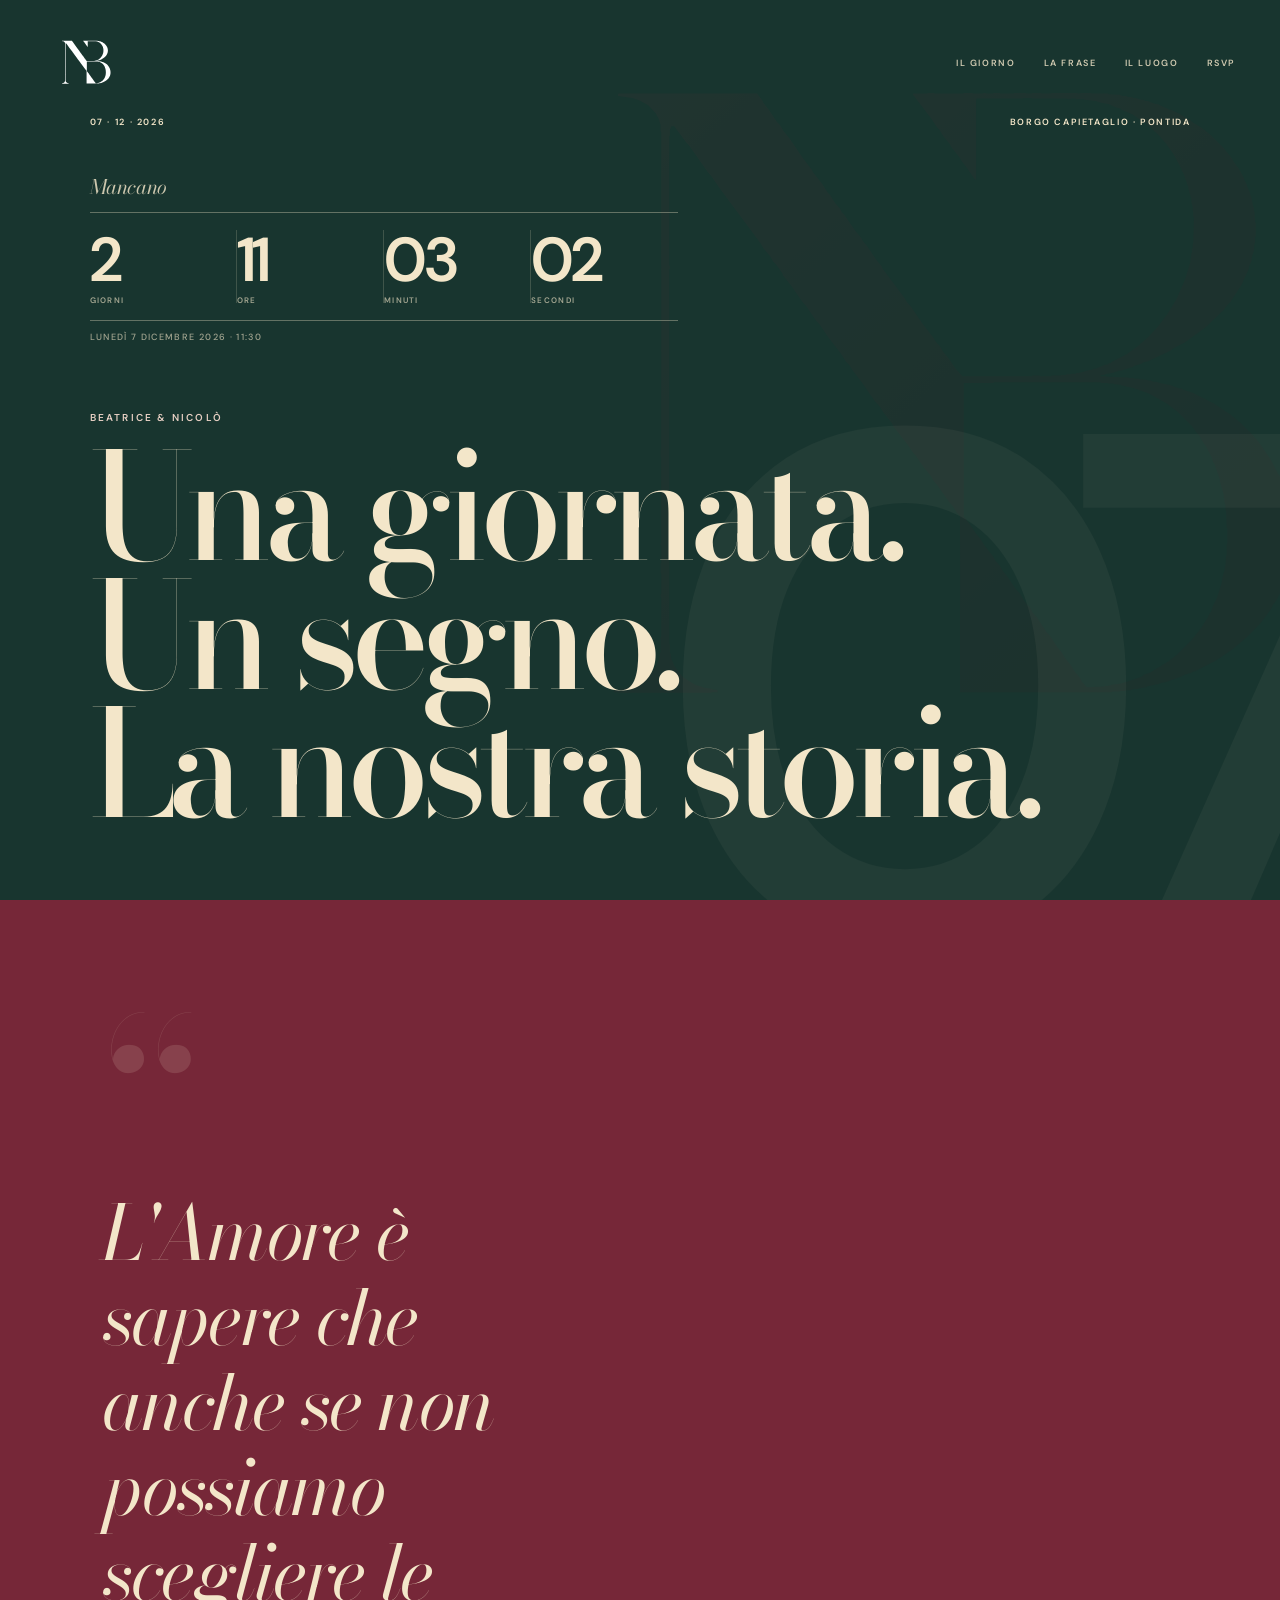
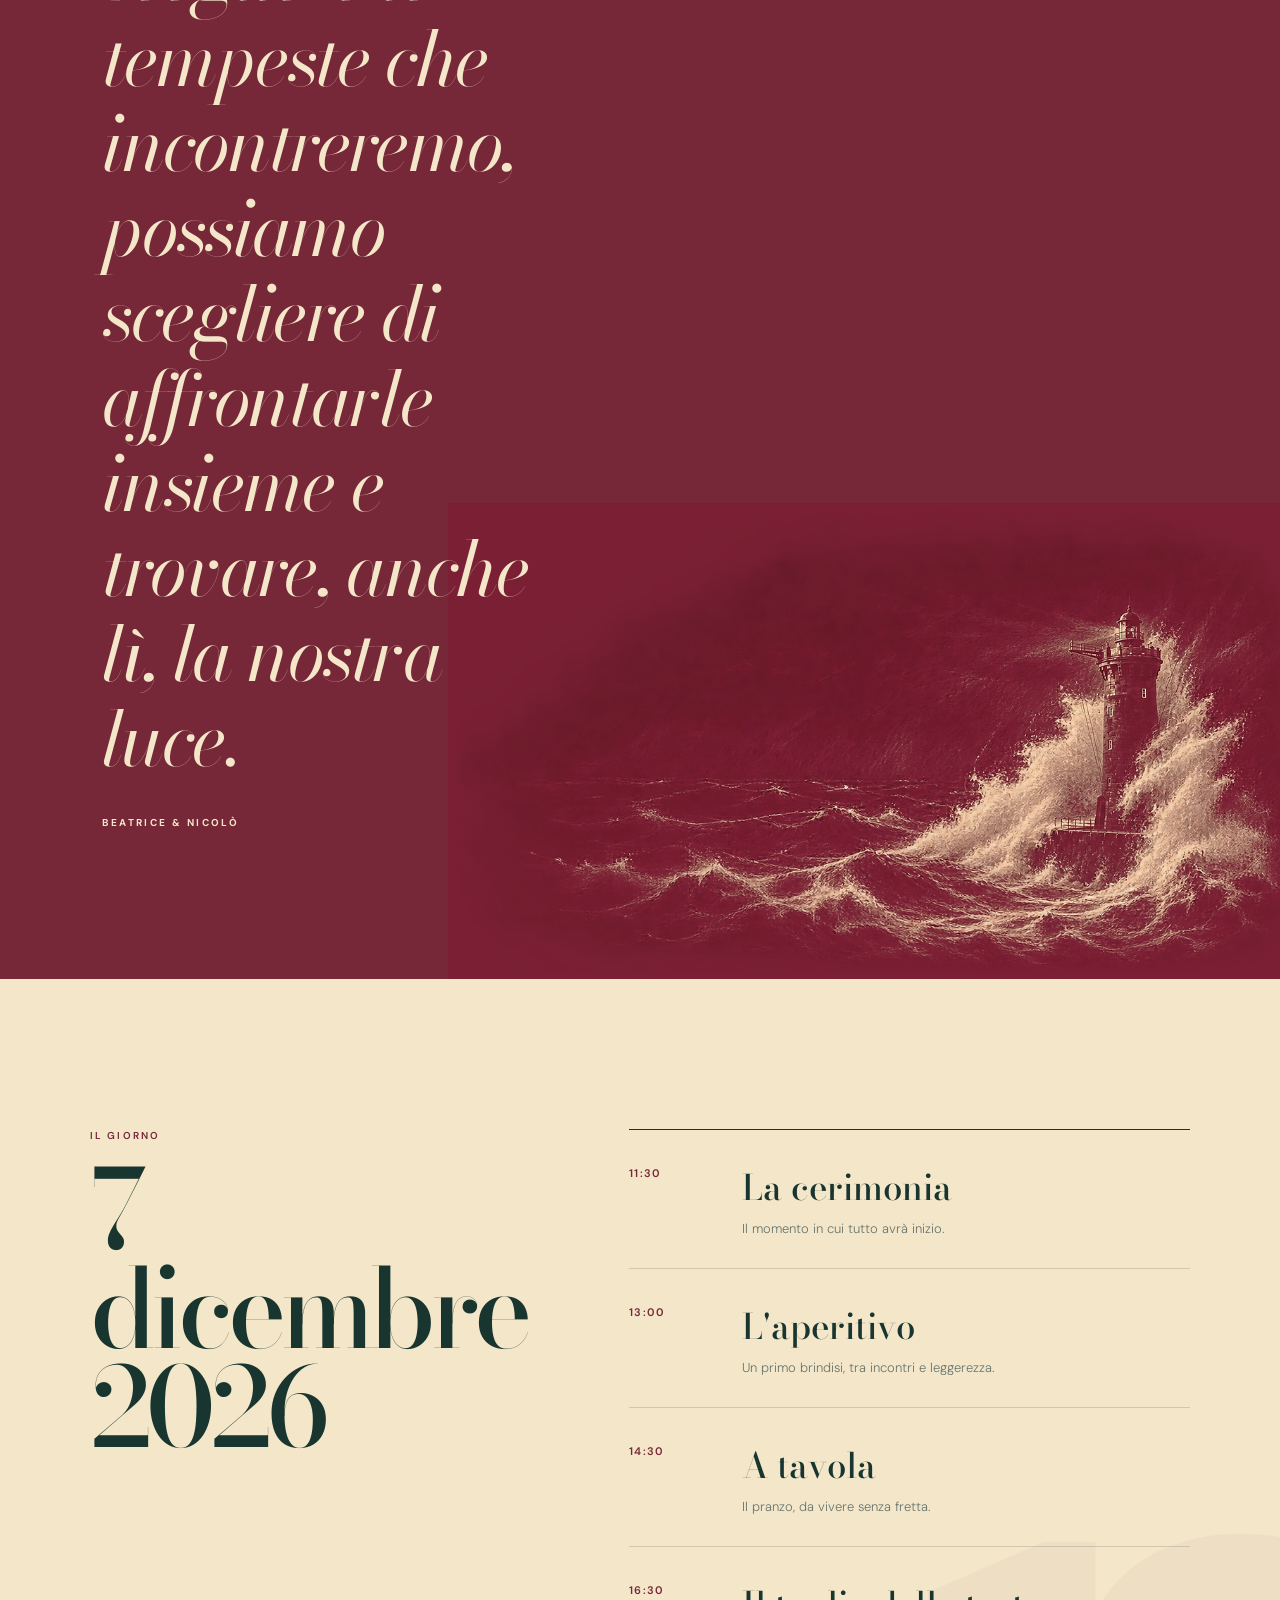
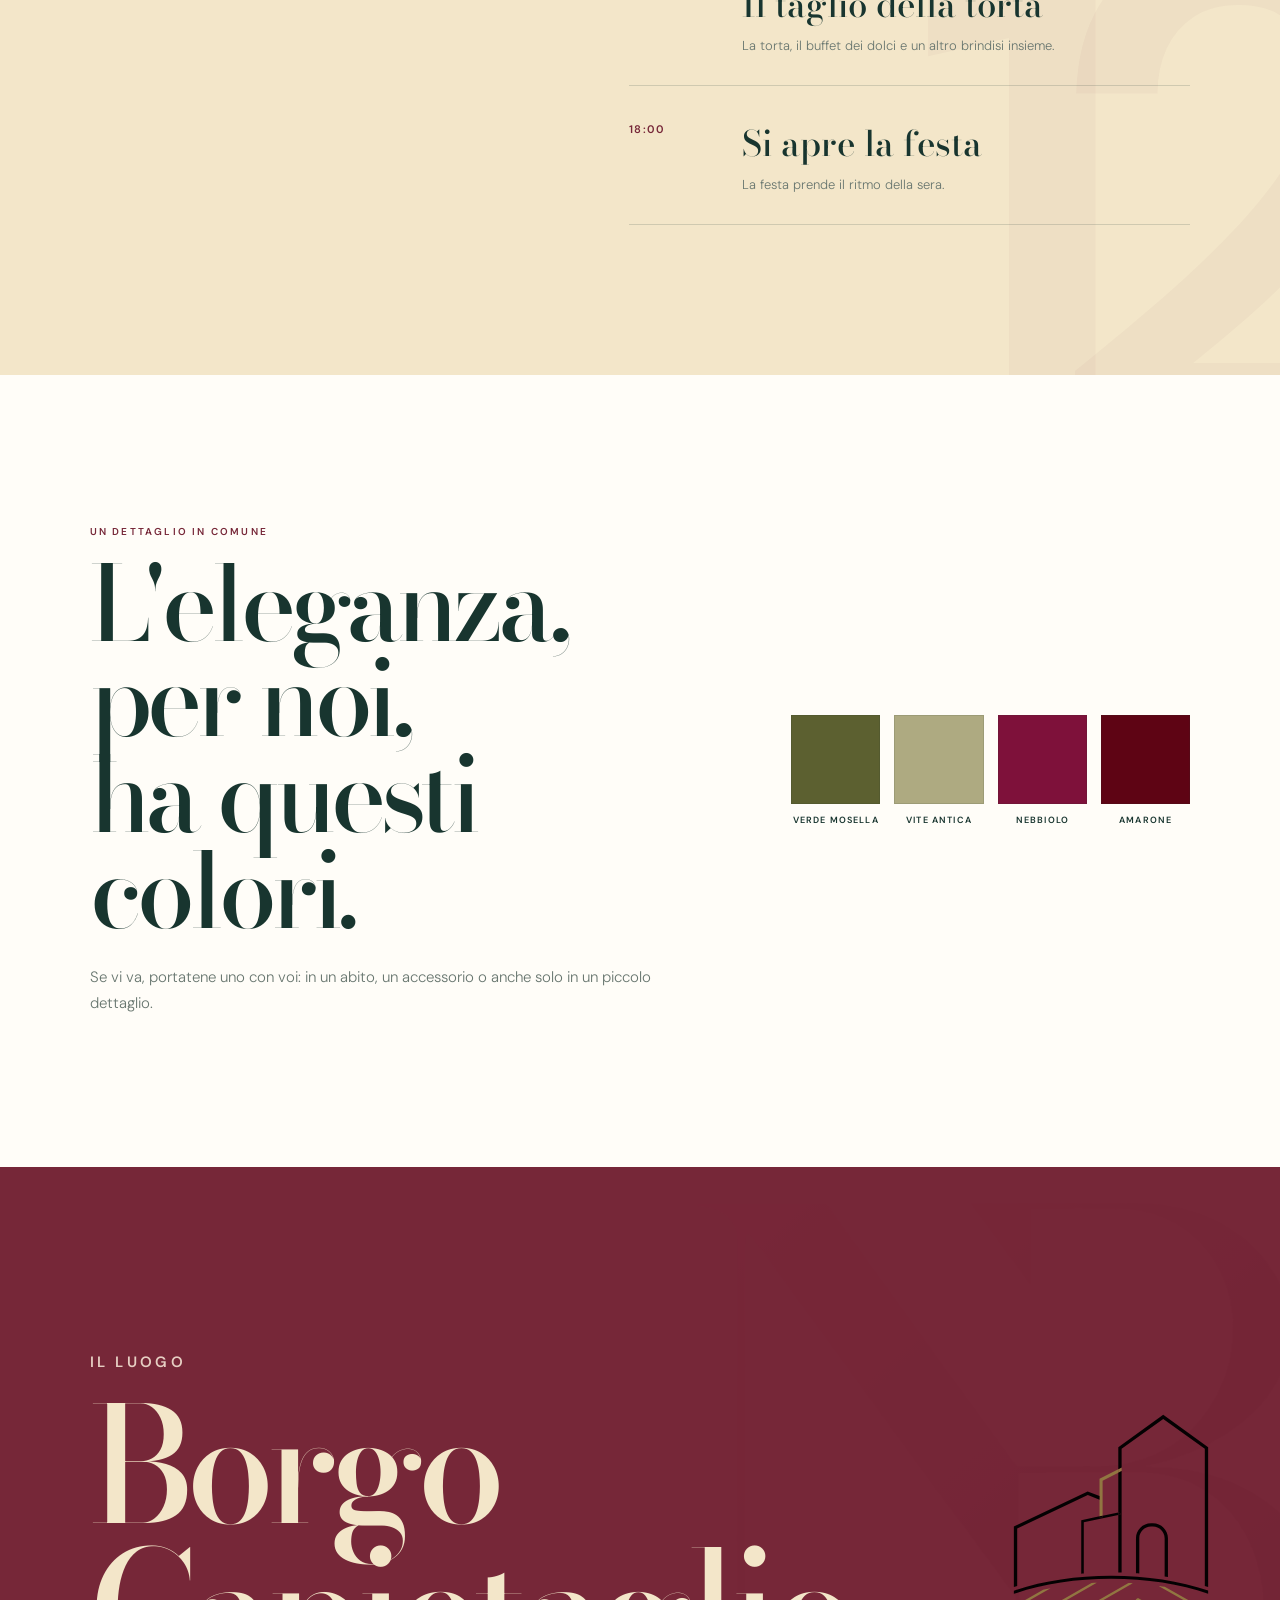
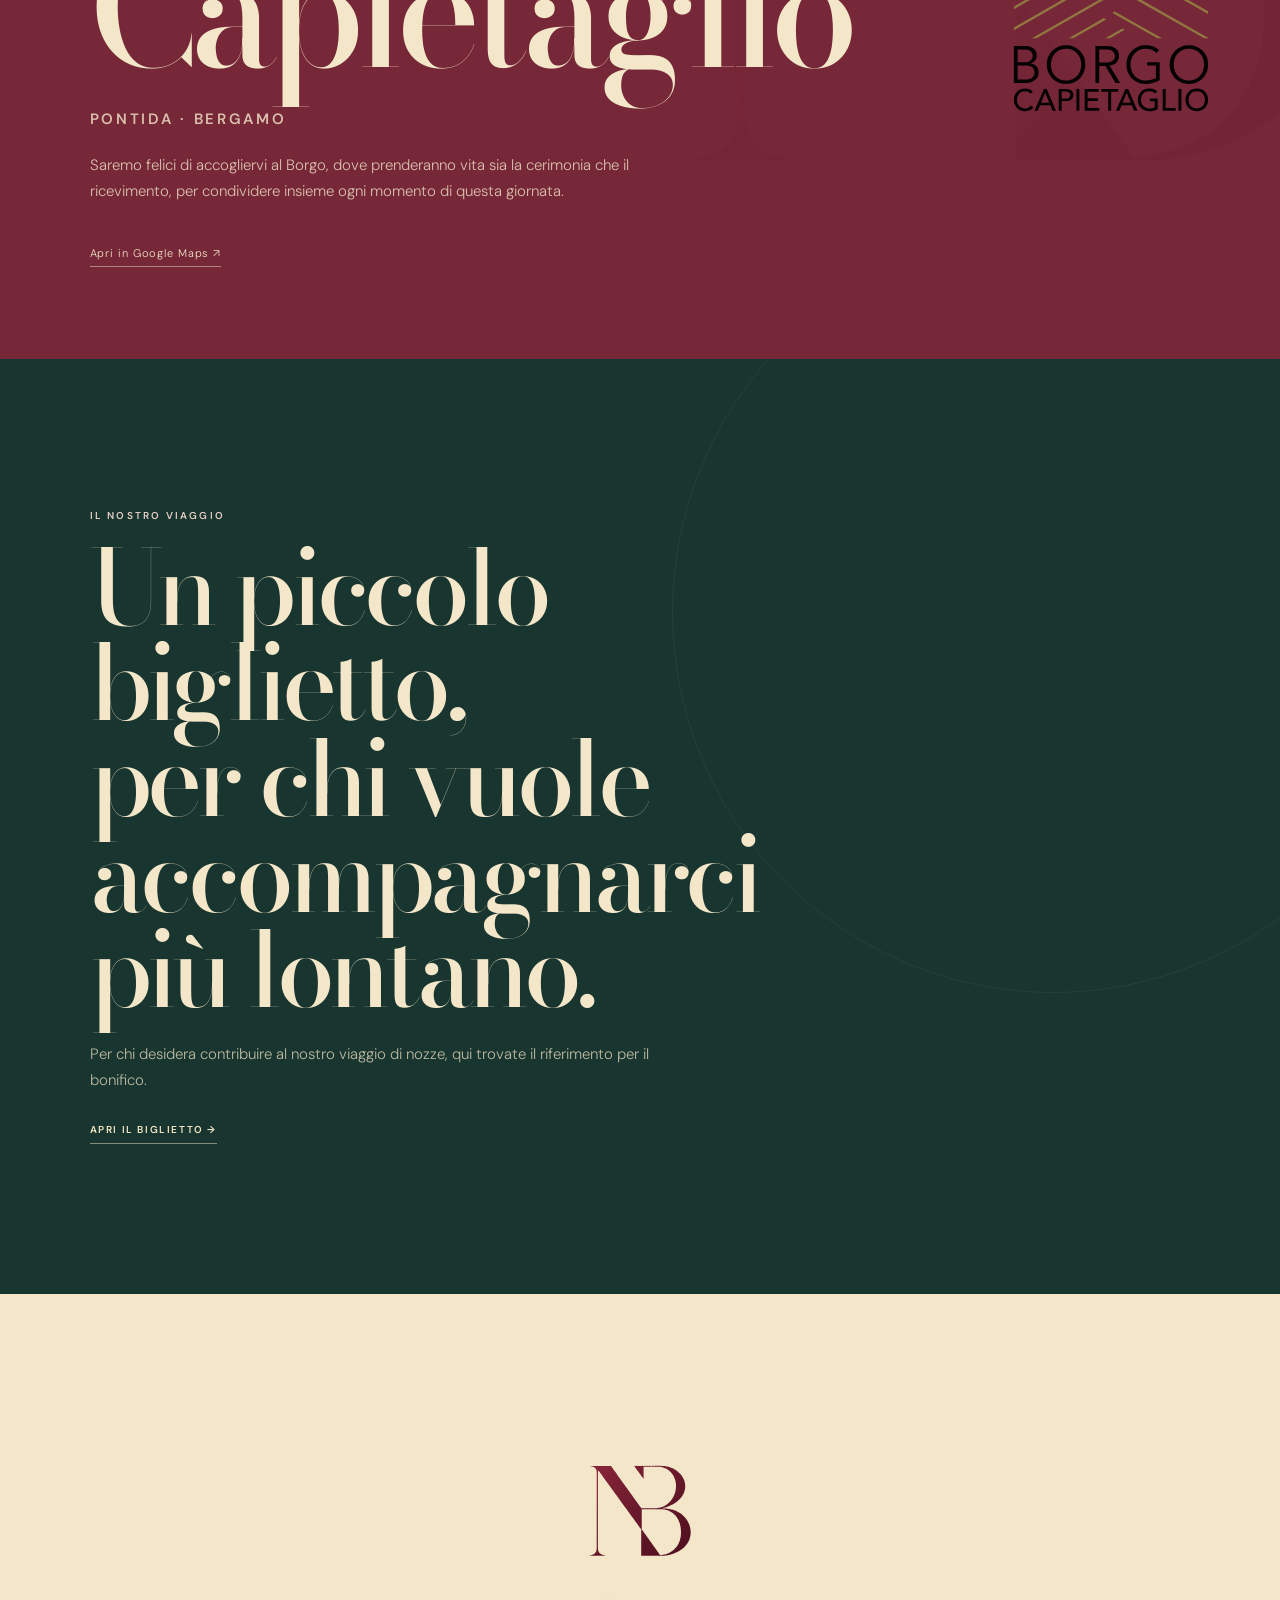
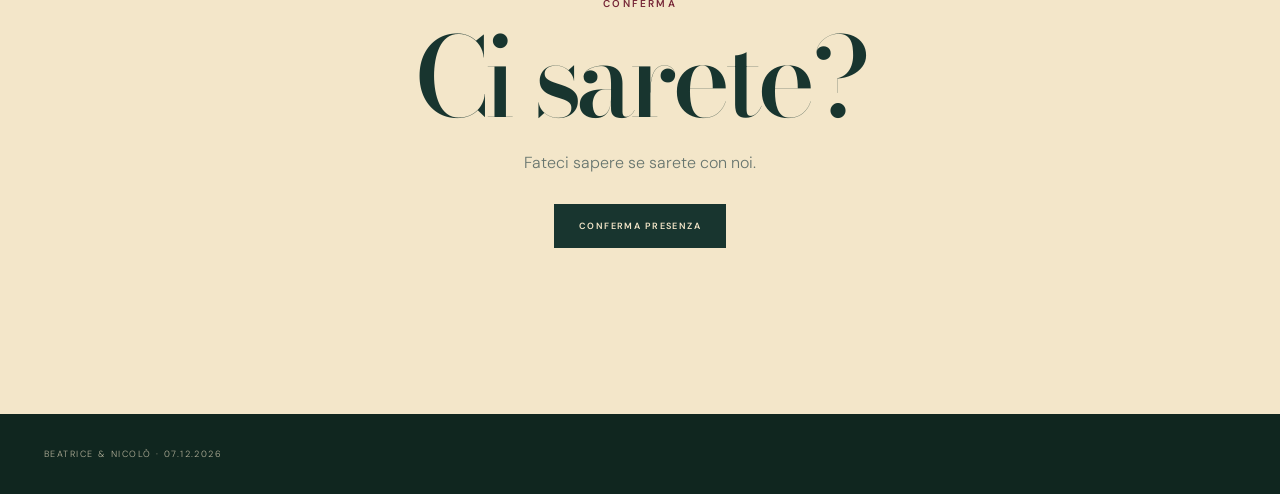
<file: index.html>
<!doctype html>
<html lang="it">
<head>
  <meta charset="utf-8">
  <meta name="viewport" content="width=device-width, initial-scale=1">
  <meta name="theme-color" content="#18352F">
  <meta name="description" content="Beatrice e Nicolò — 7 dicembre 2026, Borgo Capietaglio, Pontida.">
  <title>Beatrice & Nicolò — 07.12.2026</title>
  <link rel="preconnect" href="https://fonts.googleapis.com">
  <link rel="preconnect" href="https://fonts.gstatic.com" crossorigin>
  <link href="https://fonts.googleapis.com/css2?family=Bodoni+Moda:opsz,wght@6..96,400;6..96,500;6..96,600&family=DM+Sans:wght@300;400;500;600&display=swap" rel="stylesheet">
  <link rel="stylesheet" href="styles.css?v=36">
</head>
<body>
  <header class="site-header">
    <a class="brand" href="#home" aria-label="Beatrice e Nicolò">
      <img src="assets/monogramma-nb.svg?v=8" alt="Monogramma N e B">
    </a>
    <nav aria-label="Navigazione principale">
      <a href="#giorno">Il giorno</a>
      <a href="#frase">La frase</a>
      <a href="#luogo">Il luogo</a>
      <a href="#rsvp">RSVP</a>
    </nav>
  </header>

  <main>
    <section class="hero" id="home">
      <img class="hero-mark" src="assets/monogramma-nb.svg?v=8" alt="" aria-hidden="true">

      <div class="hero-meta reveal">
        <span>07 · 12 · 2026</span>
        <span>Borgo Capietaglio · Pontida</span>
      </div>

      <div class="countdown reveal" id="countdown" role="timer" aria-label="Tempo rimanente al matrimonio">
        <p class="countdown-title">Mancano</p>
        <div class="countdown-grid">
          <div class="countdown-unit">
            <span class="countdown-value" data-countdown="days">00</span>
            <span class="countdown-label">giorni</span>
          </div>
          <div class="countdown-unit">
            <span class="countdown-value" data-countdown="hours">00</span>
            <span class="countdown-label">ore</span>
          </div>
          <div class="countdown-unit">
            <span class="countdown-value" data-countdown="minutes">00</span>
            <span class="countdown-label">minuti</span>
          </div>
          <div class="countdown-unit">
            <span class="countdown-value" data-countdown="seconds">00</span>
            <span class="countdown-label">secondi</span>
          </div>
        </div>
        <p class="countdown-date">Lunedì 7 dicembre 2026 · 11:30</p>
      </div>

      <div class="hero-copy reveal">        <p class="eyebrow light">Beatrice & Nicolò</p>
        <h1>Una giornata.<br>Un segno.<br>La nostra storia.</h1>
      </div>

      <div class="hero-date" aria-hidden="true">07</div>
    </section>

    <section class="quote-section" id="frase">
      <img class="quote-lighthouse-exact" src="assets/lighthouse-dahlia-1200.png?v=19" alt="" aria-hidden="true">
      <div class="quote-grid">
        <div class="quote-symbol" aria-hidden="true">“</div>
        <blockquote class="quote-copy reveal">
          <p>
            L'Amore è sapere che anche se non possiamo scegliere le tempeste che incontreremo,
            possiamo scegliere di affrontarle insieme e trovare, anche lì, la nostra luce.
          </p>
          <footer><strong>BEATRICE &amp; NICOLÒ</strong></footer>
        </blockquote>
      </div>
    </section>

    <section class="day" id="giorno">
      <div class="day-head reveal">
        <p class="eyebrow">Il giorno</p>
        <h2>7 dicembre 2026</h2>
      </div>

      <div class="schedule">
        <article class="schedule-item reveal">
          <time>11:30</time>
          <div>
            <h3>La cerimonia</h3>
            <p>Il momento in cui tutto avrà inizio.</p>
          </div>
        </article>
        <article class="schedule-item reveal">
          <time>13:00</time>
          <div>
            <h3>L'aperitivo</h3>
            <p>Un primo brindisi, tra incontri e leggerezza.</p>
          </div>
        </article>
        <article class="schedule-item reveal">
          <time>14:30</time>
          <div>
            <h3>A tavola</h3>
            <p>Il pranzo, da vivere senza fretta.</p>
          </div>
        </article>
        <article class="schedule-item reveal">
          <time>16:30</time>
          <div>
            <h3>Il taglio della torta</h3>
            <p>La torta, il buffet dei dolci e un altro brindisi insieme.</p>
          </div>
        </article>
        <article class="schedule-item reveal">
          <time>18:00</time>
          <div>
            <h3>Si apre la festa</h3>
            <p>La festa prende il ritmo della sera.</p>
          </div>
        </article>
      </div>

      <div class="day-graphic" aria-hidden="true">12</div>
    </section>

    <section class="dress-palette" id="colori">
      <div class="dress-intro reveal">
        <p class="eyebrow">Un dettaglio in comune</p>
        <h2>L'eleganza, per noi,<br>ha questi colori.</h2>
        <p>
          Se vi va, portatene uno con voi: in un abito, un accessorio
          o anche solo in un piccolo dettaglio.
        </p>
      </div>

      <div class="colour-cards" aria-label="Colori del matrimonio">
        <article class="colour-card reveal">
          <div class="colour-swatch swatch-mosella" aria-hidden="true"></div>
          <p>Verde Mosella</p>
        </article>
        <article class="colour-card reveal">
          <div class="colour-swatch swatch-vite-antica" aria-hidden="true"></div>
          <p>Vite antica</p>
        </article>
        <article class="colour-card reveal">
          <div class="colour-swatch swatch-nebbiolo" aria-hidden="true"></div>
          <p>Nebbiolo</p>
        </article>
        <article class="colour-card reveal">
          <div class="colour-swatch swatch-amarone" aria-hidden="true"></div>
          <p>Amarone</p>
        </article>
      </div>
    </section>

    <section class="venue" id="luogo">
      <img class="venue-monogram" src="assets/monogramma-nb.svg?v=8" alt="" aria-hidden="true">
      <img class="venue-location-logo" src="assets/borgo-capietaglio-logo.svg?v=13" alt="Logo Borgo Capietaglio">
      <div class="venue-copy reveal">
        <p class="eyebrow light">Il luogo</p>
        <h2>Borgo<br>Capietaglio</h2>
        <p class="venue-meta">Pontida · Bergamo</p>
        <p>
          Saremo felici di accogliervi al Borgo, dove prenderanno vita sia la cerimonia che il ricevimento, per condividere insieme ogni momento di questa giornata.
        </p>
        <a class="venue-link" href="https://www.google.com/maps/search/?api=1&query=Borgo+Capietaglio+Pontida" target="_blank" rel="noopener">
          Apri in Google Maps ↗
        </a>
      </div>
    </section>

    <section class="gift-ticket-section" id="regali">
      <div class="gift-ticket-copy reveal">
        <p class="eyebrow">Il nostro viaggio</p>
        <h2>Un piccolo biglietto,<br>per chi vuole accompagnarci più lontano.</h2>
        <p class="gift-ticket-intro">Per chi desidera contribuire al nostro viaggio di nozze, qui trovate il riferimento per il bonifico.</p>
        <button class="gift-ticket-open" type="button" aria-expanded="false" aria-controls="gift-ticket">Apri il biglietto →</button>
      </div>

      <div class="gift-ticket-wrap" id="gift-ticket" hidden>
        <article class="gift-ticket-card" aria-label="Boarding pass regalo">
          <div class="gift-ticket-main">
            <div class="gift-ticket-topline">
              <div class="gift-airline-lockup">
                <span class="gift-airline-logo-frame">
                  <img src="assets/monogramma-nb.svg?v=27" alt="Monogramma NB">
                </span>
                <span class="gift-airline-wordmark">Airlines</span>
              </div>
              <span class="gift-boarding-title">BOARDING PASS</span>
            </div>

            <div class="gift-flight-route">
              <div>
                <span class="gift-micro">FROM</span>
                <strong>07 DEC</strong>
                <small>2026</small>
              </div>
              <div class="gift-flight-line" aria-hidden="true"><span>✈</span></div>
              <div>
                <span class="gift-micro">TO</span>
                <strong>HONEYMOON</strong>
                <small>Our next journey</small>
              </div>
            </div>

            <div class="gift-flight-meta">
              <div><span class="gift-micro">FLIGHT</span><strong>NB 0712</strong></div>
              <div><span class="gift-micro">CLASS</span><strong>LOVE</strong></div>
              <div><span class="gift-micro">STATUS</span><strong>JUST MARRIED</strong></div>
            </div>

            <div class="gift-ticket-note">Contributo regalo · bonifico bancario</div>
          </div>

          <aside class="gift-ticket-stub">
            <div class="gift-stub-head">
              <span class="gift-ticket-label">PAYMENT DETAILS</span>
              <span class="gift-stub-code">NB0712</span>
            </div>
            <dl>
              <div>
                <dt>Intestatario</dt>
                <dd>Da inserire</dd>
              </div>
              <div>
                <dt>IBAN</dt>
                <dd class="gift-iban" data-iban="IT10Y0305801604100572073265">IT10 Y030 5801 6041 0057 2073 265</dd>
              </div>
            </dl>
            <button class="gift-copy-iban" type="button" onclick="copyGiftIban(this); return false;">Copia IBAN</button>
            <div class="gift-barcode" aria-hidden="true"></div>
          </aside>
        </article>
      </div>
    </section>

    <section class="rsvp" id="rsvp">
      <div class="rsvp-copy reveal">
        <img src="assets/monogramma-nb.svg?v=8" alt="Monogramma N e B">
        <p class="eyebrow">Conferma</p>
        <h2>Ci sarete?</h2>
        <p>Fateci sapere se sarete con noi.</p>
        <button class="rsvp-open" type="button" aria-haspopup="dialog" aria-controls="rsvp-dialog">Conferma presenza</button>
      </div>
    </section>
  </main>

  <dialog class="rsvp-dialog" id="rsvp-dialog" aria-labelledby="rsvp-dialog-title">
    <div class="rsvp-dialog-inner">
      <button class="rsvp-close" type="button" aria-label="Chiudi il modulo">×</button>
      <div class="rsvp-form-head">
        <p class="eyebrow">RSVP</p>
        <h2 id="rsvp-dialog-title">Conferma presenza</h2>
        <p>Compilate il modulo per ogni componente adulto della famiglia, con le informazioni necessarie per organizzare al meglio la giornata.</p>
      </div>

      <form class="rsvp-form" id="rsvp-form">
        <div class="form-field">
          <fieldset class="name-grid">
            <legend>Nome e cognome</legend>
            <label>
              <span>Nome dell'invitato</span>
              <input id="guest-name" name="guest_name" type="text" autocomplete="given-name" required>
            </label>
            <label>
              <span>Cognome dell'invitato</span>
              <input id="guest-surname" name="guest_surname" type="text" autocomplete="family-name" required>
            </label>
          </fieldset>
        </div>

        <fieldset class="form-field">
          <legend>Sarai con noi?</legend>
          <label class="choice"><input type="radio" name="attendance" value="si" required> <span>Sì, sarò presente</span></label>
          <label class="choice"><input type="radio" name="attendance" value="no"> <span>Mi dispiace, non potrò partecipare</span></label>
        </fieldset>

        <div class="attendance-details" data-attendance-details hidden>
          <fieldset class="form-field">
            <legend>Parteciperanno bambini?</legend>
            <label class="choice"><input type="radio" name="children" value="no"> <span>No</span></label>
            <label class="choice"><input type="radio" name="children" value="si"> <span>Sì</span></label>
            <div class="inline-fields children-details" data-children-details hidden>
              <label>
                <span>Numero</span>
                <input name="children_number" type="number" min="1" inputmode="numeric">
              </label>
              <label>
                <span>Età</span>
                <input name="children_ages" type="text" placeholder="es. 4, 7">
              </label>
            </div>
          </fieldset>

          <fieldset class="form-field">
            <legend>Hai esigenze alimentari o allergie/intolleranze da segnalarci?</legend>
            <label class="choice"><input type="radio" name="food" value="nessuna"> <span>Nessuna</span></label>
            <label class="choice"><input type="radio" name="food" value="vegetariano"> <span>Vegetariano</span></label>
            <label class="choice"><input type="radio" name="food" value="vegano"> <span>Vegano</span></label>
            <label class="choice"><input type="radio" name="food" value="senza-glutine"> <span>Senza glutine</span></label>
            <label class="choice choice-with-extra">
              <input type="radio" name="food" value="allergie">
              <span>Allergie/intolleranze</span>
              <input class="choice-extra" name="food_allergies" type="text" aria-label="Specifica allergie o intolleranze" placeholder="Specifica">
            </label>
            <label class="choice choice-with-extra">
              <input type="radio" name="food" value="altro">
              <span>Altro</span>
              <input class="choice-extra" name="food_other" type="text" aria-label="Specifica altra esigenza alimentare" placeholder="Specifica">
            </label>
          </fieldset>

          <fieldset class="form-field">
            <legend>Pernottamento</legend>
            <label class="choice"><input type="radio" name="overnight" value="no"> <span>Non necessito di pernottamento</span></label>
            <label class="choice"><input type="radio" name="overnight" value="si"> <span>Sì, necessito di pernottamento</span></label>
            <div class="inline-fields overnight-details" data-overnight-details hidden>
              <label>
                <span>Numero di camere</span>
                <input name="rooms" type="number" min="1" inputmode="numeric">
              </label>
              <label>
                <span>Numero di persone</span>
                <input name="overnight_people" type="number" min="1" inputmode="numeric">
              </label>
            </div>
          </fieldset>

          <div class="form-field">
            <label for="special-needs">Ci sono altre esigenze particolari che dovremmo conoscere?</label>
            <textarea id="special-needs" name="special_needs" rows="4"></textarea>
          </div>
        </div>

        <div class="rsvp-form-actions">
          <button class="rsvp-submit" type="submit">Invia conferma</button>
          <p class="rsvp-form-status" role="status" aria-live="polite"></p>
        </div>
      </form>
    </div>
  </dialog>

  <footer class="site-footer">
    <p>Beatrice & Nicolò · 07.12.2026</p>
  </footer>

  <script src="script.js?v=35"></script>
<script>
function copyGiftIban(button) {
  var ibanEl = document.querySelector('.gift-iban');
  var iban = ibanEl ? (ibanEl.getAttribute('data-iban') || '').trim() : '';
  if (!iban) {
    button.textContent = 'IBAN non disponibile';
    setTimeout(function(){ button.textContent = 'Copia IBAN'; }, 1700);
    return false;
  }

  function showCopied() {
    button.classList.remove('is-copied');
    void button.offsetWidth;
    button.classList.add('is-copied');
    button.textContent = 'IBAN copiato';
    setTimeout(function () {
      button.classList.remove('is-copied');
      button.textContent = 'Copia IBAN';
    }, 1700);
  }

  function legacyCopy() {
    var area = document.createElement('textarea');
    area.value = iban;
    area.setAttribute('readonly', '');
    area.style.position = 'fixed';
    area.style.left = '-9999px';
    area.style.top = '0';
    area.style.fontSize = '16px';
    document.body.appendChild(area);
    area.focus();
    area.select();
    area.setSelectionRange(0, area.value.length);
    var ok = false;
    try { ok = document.execCommand('copy'); } catch (e) { ok = false; }
    document.body.removeChild(area);
    return ok;
  }

  if (navigator.clipboard && window.isSecureContext) {
    navigator.clipboard.writeText(iban).then(showCopied).catch(function () {
      if (legacyCopy()) showCopied();
      else {
        button.textContent = 'Copia non riuscita';
        setTimeout(function(){ button.textContent = 'Copia IBAN'; }, 1700);
      }
    });
  } else if (legacyCopy()) {
    showCopied();
  } else {
    button.textContent = 'Copia non riuscita';
    setTimeout(function(){ button.textContent = 'Copia IBAN'; }, 1700);
  }
  return false;
}
</script>
</body>
</html>
</file>
<file: styles.css>
:root{
  --vanilla:#F3E6C9;
  --green:#18352F;
  --green-deep:#10261F;
  --dahlia:#762738;
  --muted:#68766F;
  --line:rgba(24,53,47,.16);
  --serif:"Bodoni Moda",Georgia,serif;
  --sans:"DM Sans",Arial,sans-serif;
}

*{box-sizing:border-box}
html{scroll-behavior:smooth}
body{
  margin:0;
  background:var(--vanilla);
  color:var(--green);
  font-family:var(--sans);
  font-weight:300;
  -webkit-font-smoothing:antialiased;
}
img{display:block;max-width:100%}
a{color:inherit}
h1,h2,h3,p{margin-top:0}

.site-header{
  position:fixed;
  inset:0 0 auto 0;
  z-index:100;
  display:flex;
  align-items:center;
  justify-content:space-between;
  padding:20px 22px;
}
.brand{
  display:grid;
  place-items:center;
  width:72px;
  height:62px;
  padding:0;
  background:transparent;
  text-decoration:none;
}
.brand img{
  width:58px;
  height:auto;
  filter:brightness(0) invert(1);
}
nav{display:none}

.hero{
  position:relative;
  min-height:100svh;
  overflow:hidden;
  background:var(--green);
  color:var(--vanilla);
}
.hero-mark{
  position:absolute;
  right:-8vw;
  top:6vh;
  width:min(78vw,860px);
  opacity:.09;
  filter:saturate(.7);
}
.hero-meta{
  position:absolute;
  top:100px;
  left:22px;
  right:22px;
  z-index:2;
  display:flex;
  justify-content:space-between;
  gap:18px;
  font-size:9px;
  font-weight:600;
  letter-spacing:.18em;
  text-transform:uppercase;
}
.hero-copy{
  position:absolute;
  left:22px;
  right:22px;
  bottom:58px;
  z-index:2;
  max-width:980px;
}
.eyebrow{
  margin:0 0 18px;
  color:var(--dahlia);
  font-size:10px;
  font-weight:600;
  letter-spacing:.22em;
  text-transform:uppercase;
}
.eyebrow.light{color:#E6CFC3}
.hero h1{
  margin:0;
  font-family:var(--serif);
  font-size:clamp(56px,15vw,148px);
  font-weight:500;
  line-height:.87;
  letter-spacing:-.055em;
}
.hero-date{
  position:absolute;
  right:-6vw;
  bottom:-5vh;
  font-size:clamp(220px,64vw,720px);
  font-weight:600;
  line-height:.7;
  letter-spacing:-.12em;
  color:rgba(243,230,201,.045);
}

.quote-section{
  position:relative;
  overflow:hidden;
  min-height:88svh;
  display:grid;
  place-items:center;
  padding:110px 22px;
  background:var(--dahlia);
  color:var(--vanilla);
}
.quote-grid{
  position:relative;
  z-index:2;
  width:min(100%,1100px);
}
.quote-symbol{
  font-family:var(--serif);
  font-size:clamp(110px,22vw,240px);
  line-height:.5;
  color:rgba(243,230,201,.14);
}
.quote-copy{
  margin:20px 0 0;
}
.quote-copy p{
  margin:0;
  font-family:var(--serif);
  font-size:clamp(34px,7.5vw,76px);
  font-style:italic;
  line-height:1.12;
  letter-spacing:-.035em;
}
.quote-copy footer{
  margin-top:34px;
  font-size:10px;
  letter-spacing:.24em;
}
.quote-monogram{
  position:absolute;
  right:-9vw;
  bottom:-10vw;
  width:min(58vw,620px);
  opacity:.06;
}

.day{
  position:relative;
  overflow:hidden;
  padding:110px 22px 120px;
  background:var(--vanilla);
}
.day-head{
  max-width:720px;
  margin-bottom:56px;
}
.day-head h2,
.identity-copy h2,
.venue-copy h2,
.rsvp-copy h2{
  margin:0;
  font-family:var(--serif);
  font-size:clamp(50px,12vw,110px);
  font-weight:500;
  line-height:.9;
  letter-spacing:-.05em;
}
.schedule{
  position:relative;
  z-index:2;
  border-top:1px solid var(--green);
}
.schedule-item{
  display:grid;
  grid-template-columns:72px 1fr;
  gap:18px;
  padding:27px 0;
  border-bottom:1px solid var(--line);
}
.schedule-item time{
  padding-top:5px;
  color:var(--dahlia);
  font-size:11px;
  font-weight:600;
  letter-spacing:.12em;
  text-transform:uppercase;
}
.schedule-item h3{
  margin:0 0 6px;
  font-family:var(--serif);
  font-size:30px;
  font-weight:500;
}
.schedule-item p{
  margin:0;
  color:var(--muted);
  font-size:13px;
}
.day-graphic{
  position:absolute;
  right:-6vw;
  bottom:-5vw;
  font-size:clamp(220px,65vw,700px);
  font-weight:600;
  line-height:.7;
  letter-spacing:-.1em;
  color:rgba(118,39,56,.035);
}

.venue{
  position:relative;
  overflow:hidden;
  min-height:88svh;
  display:flex;
  align-items:flex-end;
  padding:110px 22px 74px;
  background:var(--dahlia);
  color:var(--vanilla);
}
.venue-monogram{
  position:absolute;
  right:-10vw;
  top:0;
  width:min(74vw,800px);
  opacity:.07;
}
.venue-copy{
  position:relative;
  z-index:2;
  max-width:760px;
}
.venue-copy h2{
  color:var(--vanilla);
  font-size:clamp(72px,18vw,160px);
}
.venue-meta{
  margin:25px 0 20px;
  font-size:10px;
  font-weight:600;
  letter-spacing:.18em;
  text-transform:uppercase;
}
.venue-copy>p{
  max-width:560px;
  color:rgba(243,230,201,.8);
  font-size:15px;
  line-height:1.75;
}
.venue-link{
  display:inline-block;
  margin-top:26px;
  padding-bottom:6px;
  border-bottom:1px solid rgba(243,230,201,.5);
  text-decoration:none;
  font-size:11px;
  letter-spacing:.08em;
}

.rsvp{
  min-height:80svh;
  display:grid;
  place-items:center;
  padding:110px 22px;
  background:var(--vanilla);
}
.rsvp-copy{
  width:min(100%,760px);
  text-align:center;
}
.rsvp-copy img{
  width:128px;
  height:auto;
  margin:0 auto 32px;
}
.rsvp-copy p:not(.eyebrow){
  max-width:540px;
  margin:22px auto 0;
  color:var(--muted);
  line-height:1.7;
}
.rsvp button{
  margin-top:28px;
  padding:14px 22px;
  border:1px solid var(--green);
  background:transparent;
  color:var(--green);
  font:600 9px var(--sans);
  letter-spacing:.16em;
  text-transform:uppercase;
  opacity:.55;
}

.site-footer{
  display:flex;
  justify-content:space-between;
  align-items:center;
  gap:20px;
  padding:30px 22px;
  background:var(--green-deep);
  color:var(--vanilla);
}
.site-footer img{
  width:72px;
  height:auto;
  padding:8px 10px;
  background:var(--vanilla);
}
.site-footer p{
  margin:0;
  font-size:9px;
  letter-spacing:.16em;
  text-transform:uppercase;
  color:rgba(243,230,201,.72);
}

.reveal{
  opacity:0;
  transform:translateY(18px);
  transition:opacity .8s ease,transform .8s cubic-bezier(.2,.7,.2,1);
}
.reveal.is-visible{opacity:1;transform:none}

@media (prefers-reduced-motion:reduce){
  html{scroll-behavior:auto}
  .reveal{opacity:1;transform:none;transition:none}
}

@media (min-width:820px){
  .site-header{padding:28px 44px}
  .brand{width:84px;height:70px}
  .brand img{width:62px}
  nav{display:flex;gap:28px}
  nav a{
    text-decoration:none;
    color:rgba(243,230,201,.84);
    font-size:9px;
    font-weight:600;
    letter-spacing:.18em;
    text-transform:uppercase;
  }
  .hero-meta{top:116px;left:7vw;right:7vw}
  .hero-copy{left:7vw;right:7vw;bottom:8vh}  .quote-section{padding:150px max(8vw,70px)}
  .day{
    padding:150px max(7vw,60px);
    display:grid;
    grid-template-columns:.85fr 1.45fr;
    column-gap:8vw;
    align-items:start;
  }
  .day-head{margin:0}
  .schedule-item{grid-template-columns:95px 1fr;padding:31px 0}
  .schedule-item h3{font-size:35px}
  .identity{padding:150px max(7vw,60px)}
  .venue{padding:150px max(7vw,60px) 92px}
  .rsvp{padding:150px 60px}
  .site-footer{padding:34px 44px}
}

@media (min-width:1200px){
  .hero-copy{max-width:1080px}
  .identity-copy{margin-right:8vw}
}

.lighthouse-art{
  position:absolute;
  right:0;
  bottom:0;
  width:min(62vw,920px);
  pointer-events:none;
  overflow:visible;
  z-index:1;
}
.lighthouse-art img{
  display:block;
  width:100%;
  height:auto;
  opacity:1;
}
.quote-copy{
  position:relative;
  z-index:3;
  max-width:72%;
}
@media (max-width:819px){
  .quote-copy{
    max-width:100%;
    padding-right:20vw;
  }
  .lighthouse-art{
    width:min(70vw,430px);
    right:-10vw;
    bottom:0;
  }
}
@media (min-width:820px){
  .quote-section{
    padding-right:max(28vw,340px);
  }
  .lighthouse-art{
    width:min(52vw,900px);
    right:-2vw;
    bottom:-2vh;
  }
}

/* campioni colore più piccoli */
.colour-cards{
  max-width:380px;
}
.colour-swatch{
  width:50%;
  margin:0 auto;
}
.colour-card p{
  text-align:center;
}
@media (min-width:820px){
  .colour-cards{
    max-width:380px;
    justify-self:end;
  }
}

.quote-section{
  background:#762738;
}
.lighthouse-art::before{
  content:"";
  position:absolute;
  inset:-3%;
  background:radial-gradient(circle at 70% 60%,rgba(118,39,56,0) 45%,#762738 100%);
  z-index:1;
  pointer-events:none;
}
.lighthouse-art img{
  position:relative;
  z-index:0;
}
.quote-grid{
  position:relative;
  z-index:3;
}

/* Pagina palette matrimonio */
.dress-palette{
  min-height:84svh;
  display:grid;
  align-content:center;
  gap:54px;
  padding:110px 22px;
  background:#FFFDF8;
  color:var(--green);
}
.dress-intro{
  max-width:800px;
}
.dress-intro h2{
  margin:0;
  font-family:var(--serif);
  font-size:clamp(48px,11vw,104px);
  font-weight:500;
  line-height:.92;
  letter-spacing:-.05em;
}
.dress-intro>p:last-child{
  max-width:620px;
  margin:26px 0 0;
  color:var(--muted);
  font-size:15px;
  line-height:1.75;
}
.colour-cards{
  display:grid;
  grid-template-columns:repeat(3,1fr);
  gap:14px;
  width:min(100%,380px);
}
.colour-card{
  margin:0;
}
.colour-swatch{
  width:100%;
  aspect-ratio:1/1;
  margin:0;
  border:1px solid rgba(24,53,47,.12);
}
.swatch-dahlia{background:#762738}
.swatch-green{background:#18352F}
.swatch-vanilla{background:#F3E6C9}
.colour-card p{
  margin:10px 0 0;
  text-align:center;
  font-size:9px;
  font-weight:600;
  letter-spacing:.13em;
  text-transform:uppercase;
}
@media (min-width:820px){
  .dress-palette{
    padding:150px max(7vw,60px);
    grid-template-columns:1.2fr .8fr;
    align-items:center;
    column-gap:8vw;
  }
  .colour-cards{
    width:380px;
    justify-self:end;
  }
}

/* Ripristino definitivo campioni colore */
.dress-palette .colour-cards{
  display:grid !important;
  grid-template-columns:repeat(3,minmax(0,1fr)) !important;
  gap:14px !important;
  width:min(100%,380px) !important;
  max-width:380px !important;
  visibility:visible !important;
  opacity:1 !important;
}
.dress-palette .colour-card{
  display:block !important;
  margin:0 !important;
  visibility:visible !important;
  opacity:1 !important;
}
.dress-palette .colour-swatch{
  display:block !important;
  width:100% !important;
  aspect-ratio:1/1 !important;
  margin:0 !important;
  border:1px solid rgba(24,53,47,.12) !important;
  visibility:visible !important;
  opacity:1 !important;
}
.dress-palette .swatch-dahlia{background:#762738 !important}
.dress-palette .swatch-green{background:#18352F !important}
.dress-palette .swatch-vanilla{background:#F3E6C9 !important}
.dress-palette .colour-card p{
  display:block !important;
  margin:10px 0 0 !important;
  text-align:center !important;
}
@media (min-width:820px){
  .dress-palette .colour-cards{
    width:380px !important;
    justify-self:end !important;
  }
}

/* Countdown matrimonio */
.countdown{
  position:absolute;
  z-index:4;
  top:154px;
  left:22px;
  right:22px;
  width:min(100% - 44px,720px);
  color:var(--vanilla);
}
.countdown-title{
  margin:0 0 10px;
  font-family:var(--serif);
  font-size:20px;
  font-style:italic;
  letter-spacing:-.02em;
  color:rgba(243,230,201,.82);
}
.countdown-grid{
  display:grid;
  grid-template-columns:repeat(4,minmax(0,1fr));
  border-top:1px solid rgba(243,230,201,.34);
  border-bottom:1px solid rgba(243,230,201,.34);
}
.countdown-unit{
  position:relative;
  padding:14px 8px 12px 0;
}
.countdown-unit:not(:last-child)::after{
  content:"";
  position:absolute;
  top:16%;
  right:0;
  width:1px;
  height:68%;
  background:rgba(243,230,201,.18);
}
.countdown-value{
  display:block;
  font-family:var(--sans);
  font-size:clamp(28px,8vw,62px);
  font-weight:600;
  line-height:.92;
  letter-spacing:-.055em;
}
.countdown-label{
  display:block;
  margin-top:7px;
  font-size:8px;
  font-weight:600;
  letter-spacing:.16em;
  text-transform:uppercase;
  color:rgba(243,230,201,.64);
}
.countdown-date{
  margin:10px 0 0;
  font-size:9px;
  font-weight:500;
  letter-spacing:.15em;
  text-transform:uppercase;
  color:rgba(243,230,201,.64);
}
@media (min-width:820px){
  .countdown{
    top:19vh;
    left:7vw;
    right:auto;
    width:min(46vw,720px);
  }
  .countdown-unit{
    padding:18px 16px 15px 0;
  }
}

/* Faro perfettamente immerso nel Red Dahlia */
.lighthouse-art{
  background:#762738;
}
.lighthouse-art img{
  mix-blend-mode:normal;
  opacity:1;
}
.lighthouse-art::before{
  background:
    linear-gradient(90deg,#762738 0%,rgba(118,39,56,.72) 10%,rgba(118,39,56,0) 27%),
    linear-gradient(180deg,#762738 0%,rgba(118,39,56,0) 14%,rgba(118,39,56,0) 84%,#762738 100%);
}

/* Faro come vero background della sezione citazione */
.quote-section{
  background:
    linear-gradient(90deg, rgba(118,39,56,.00) 0%, rgba(118,39,56,.00) 58%, rgba(118,39,56,.06) 72%, rgba(118,39,56,.22) 100%),
    url('assets/lighthouse-seamless.jpg?v=12') right bottom / min(52vw,760px) auto no-repeat,
    #762738 !important;
}
.lighthouse-art{
  display:none !important;
}
.quote-grid{
  position:relative;
  z-index:2;
}
.quote-copy{
  position:relative;
  z-index:2;
  max-width:72%;
}
@media (max-width:819px){
  .quote-section{
    background:
      linear-gradient(90deg, rgba(118,39,56,.00) 0%, rgba(118,39,56,.00) 48%, rgba(118,39,56,.14) 72%, rgba(118,39,56,.30) 100%),
      url('assets/lighthouse-seamless.jpg?v=12') right bottom / min(72vw,320px) auto no-repeat,
      #762738 !important;
  }
  .quote-copy{
    max-width:100%;
    padding-right:18vw;
  }
}
@media (min-width:820px){
  .quote-section{
    padding-right:max(28vw,340px);
    background:
      linear-gradient(90deg, rgba(118,39,56,.00) 0%, rgba(118,39,56,.00) 58%, rgba(118,39,56,.06) 74%, rgba(118,39,56,.20) 100%),
      url('assets/lighthouse-seamless.jpg?v=12') right bottom / min(44vw,760px) auto no-repeat,
      #762738 !important;
  }
}

/* Faro trasparente: nessun fondo immagine, solo faro e onde */
.quote-section{
  background:
    url('assets/lighthouse-transparent.webp?v=13') right bottom / min(58vw,900px) auto no-repeat,
    #762738 !important;
}
@media (max-width:819px){
  .quote-section{
    background:
      url('assets/lighthouse-transparent.webp?v=13') right bottom / min(78vw,420px) auto no-repeat,
      #762738 !important;
  }
  .quote-copy{
    padding-right:16vw;
  }
}
@media (min-width:820px){
  .quote-section{
    padding-right:max(30vw,360px);
    background:
      url('assets/lighthouse-transparent.webp?v=13') right bottom / min(52vw,900px) auto no-repeat,
      #762738 !important;
  }
}

/* Logo ufficiale della location nella quinta schermata */
.venue-location-logo{
  position:absolute;
  right:5vw;
  top:50%;
  z-index:3;
  width:min(17vw,210px);
  height:auto;
  transform:translateY(-50%);
  opacity:.96;
}
@media (max-width:819px){
  .venue-location-logo{
    right:18px;
    top:26px;
    width:92px;
    transform:none;
    opacity:.9;
  }
}

/* Faro definitivo, vettorializzato dalla reference: sempre visibile e senza rettangolo */
.quote-section{
  background:
    url('assets/lighthouse-vector.svg?v=14') right bottom / min(58vw,940px) auto no-repeat,
    #762738 !important;
}
.quote-copy{
  max-width:68%;
}
@media (max-width:819px){
  .quote-section{
    padding-bottom:190px;
    background:
      url('assets/lighthouse-vector.svg?v=14') right bottom / min(96vw,470px) auto no-repeat,
      #762738 !important;
  }
  .quote-copy{
    max-width:100%;
    padding-right:0;
  }
}
@media (min-width:820px){
  .quote-section{
    padding-right:max(34vw,420px);
    background:
      url('assets/lighthouse-vector.svg?v=14') right bottom / min(56vw,940px) auto no-repeat,
      #762738 !important;
  }
}

/* Logo location: a destra della quinta schermata */
.venue-location-logo{
  display:block !important;
}

/* DEFINITIVO: immagine faro fornita dall'utente, senza reinterpretazioni */
.quote-section{
  background:
    url('assets/lighthouse-final.webp?v=15') right bottom / min(76vw,1180px) auto no-repeat,
    #762738 !important;
}
.quote-copy{
  max-width:64% !important;
}
@media (max-width:819px){
  .quote-section{
    padding-bottom:230px !important;
    background:
      url('assets/lighthouse-final.webp?v=15') right bottom / min(118vw,620px) auto no-repeat,
      #762738 !important;
  }
  .quote-copy{
    max-width:100% !important;
    padding-right:0 !important;
  }
}
@media (min-width:820px){
  .quote-section{
    padding-right:max(38vw,470px) !important;
    background:
      url('assets/lighthouse-final.webp?v=15') right bottom / min(70vw,1180px) auto no-repeat,
      #762738 !important;
  }
}

/* FARO FINALE — usa esattamente l'immagine fornita dall'utente */
.quote-section{
  background-color:#762738 !important;
  background-image:url('assets/lighthouse-final-exact.webp?v=16') !important;
  background-repeat:no-repeat !important;
  background-position:right bottom !important;
  background-size:min(62vw,780px) auto !important;
}
.quote-grid{
  position:relative;
  z-index:2;
}
.quote-copy{
  max-width:62% !important;
}
@media (max-width:819px){
  .quote-section{
    padding-bottom:220px !important;
    background-position:right bottom !important;
    background-size:min(108vw,560px) auto !important;
  }
  .quote-copy{
    max-width:100% !important;
    padding-right:0 !important;
  }
}
@media (min-width:820px){
  .quote-section{
    padding-right:max(34vw,420px) !important;
    background-size:min(58vw,780px) auto !important;
  }
}

/* FIX DEFINITIVO FARO: elemento reale sopra il fondo, asset esatto con trasparenza */
.quote-section{
  position:relative !important;
  overflow:hidden !important;
  background:#762738 !important;
  background-image:none !important;
}
.quote-lighthouse-exact{
  display:block !important;
  position:absolute !important;
  right:-1.5vw !important;
  bottom:-1vh !important;
  width:min(68vw,980px) !important;
  height:auto !important;
  max-width:none !important;
  opacity:1 !important;
  visibility:visible !important;
  mix-blend-mode:normal !important;
  filter:none !important;
  z-index:1 !important;
  pointer-events:none !important;
}
.quote-grid{
  position:relative !important;
  z-index:2 !important;
}
.quote-copy{
  position:relative !important;
  z-index:2 !important;
  max-width:60% !important;
}
@media (max-width:819px){
  .quote-section{
    padding-bottom:230px !important;
  }
  .quote-lighthouse-exact{
    right:-16vw !important;
    bottom:-1vh !important;
    width:min(112vw,620px) !important;
  }
  .quote-copy{
    max-width:100% !important;
    padding-right:0 !important;
  }
}
@media (min-width:820px){
  .quote-section{
    padding-right:max(34vw,420px) !important;
  }
  .quote-lighthouse-exact{
    right:-1vw !important;
    bottom:-2vh !important;
    width:min(62vw,980px) !important;
  }
}

/* 18 — lighthouse verified byte-for-byte against the supplied artwork */
.quote-section{
  position:relative !important;
  overflow:hidden !important;
  background:#762738 !important;
  background-image:none !important;
}
.quote-lighthouse-exact{
  display:block !important;
  position:absolute !important;
  z-index:1 !important;
  right:-2vw !important;
  bottom:-1px !important;
  width:min(58vw,760px) !important;
  height:auto !important;
  max-width:none !important;
  opacity:1 !important;
  visibility:visible !important;
  object-fit:contain !important;
  mix-blend-mode:normal !important;
  filter:none !important;
  pointer-events:none !important;
}
.quote-grid{
  position:relative !important;
  z-index:2 !important;
}
.quote-copy{
  position:relative !important;
  z-index:2 !important;
  max-width:64% !important;
}
@media (max-width:819px){
  .quote-section{
    padding-bottom:190px !important;
  }
  .quote-lighthouse-exact{
    right:-14vw !important;
    bottom:0 !important;
    width:min(105vw,520px) !important;
  }
  .quote-copy{
    max-width:100% !important;
    padding-right:0 !important;
  }
}
@media (min-width:820px){
  .quote-section{
    padding-right:max(32vw,390px) !important;
  }
}

/* RSVP attivo */
.rsvp .rsvp-open{
  margin-top:28px;
  padding:15px 24px;
  border:1px solid var(--green);
  background:var(--green);
  color:var(--vanilla);
  font:600 9px var(--sans);
  letter-spacing:.16em;
  text-transform:uppercase;
  opacity:1;
  cursor:pointer;
  transition:background .2s ease,color .2s ease;
}
.rsvp .rsvp-open:hover{
  background:transparent;
  color:var(--green);
}

.rsvp-dialog{
  width:min(94vw,820px);
  max-height:92svh;
  padding:0;
  border:0;
  background:transparent;
  color:var(--green);
}
.rsvp-dialog::backdrop{
  background:rgba(16,38,31,.72);
  backdrop-filter:blur(8px);
}
.rsvp-dialog-inner{
  position:relative;
  overflow:auto;
  max-height:92svh;
  padding:34px 24px 30px;
  background:#FFFDF8;
  border:1px solid rgba(24,53,47,.12);
}
.rsvp-close{
  position:absolute;
  top:16px;
  right:18px;
  width:38px;
  height:38px;
  border:0;
  background:transparent;
  color:var(--green);
  font:300 30px/1 var(--sans);
  cursor:pointer;
}
.rsvp-form-head{
  max-width:620px;
  padding-right:44px;
  margin-bottom:34px;
}
.rsvp-form-head h2{
  margin:0;
  font-family:var(--serif);
  font-size:clamp(42px,8vw,76px);
  font-weight:500;
  line-height:.94;
  letter-spacing:-.045em;
}
.rsvp-form-head>p:last-child{
  margin:18px 0 0;
  color:var(--muted);
  line-height:1.65;
  font-size:14px;
}
.rsvp-form{
  display:grid;
  gap:26px;
}
.form-field{
  margin:0;
  padding:0 0 24px;
  border:0;
  border-bottom:1px solid var(--line);
}
.form-field>label:first-child,
.form-field legend{
  display:block;
  width:100%;
  margin:0 0 14px;
  padding:0;
  font:600 11px/1.4 var(--sans);
  letter-spacing:.06em;
  color:var(--green);
}
.form-field input[type="text"],
.form-field input[type="number"],
.form-field textarea{
  width:100%;
  padding:12px 0;
  border:0;
  border-bottom:1px solid rgba(24,53,47,.32);
  border-radius:0;
  background:transparent;
  color:var(--green);
  font:400 15px var(--sans);
  outline:none;
}
.form-field input:focus,
.form-field textarea:focus{
  border-bottom-color:var(--dahlia);
}
.form-field textarea{
  resize:vertical;
  min-height:100px;
}
.choice{
  display:flex;
  align-items:flex-start;
  gap:10px;
  margin:10px 0;
  color:var(--green);
  font-size:14px;
  line-height:1.45;
  cursor:pointer;
}
.choice input[type="radio"]{
  margin:3px 0 0;
  accent-color:var(--dahlia);
}
.choice-with-extra{
  display:grid;
  grid-template-columns:auto auto minmax(100px,1fr);
  align-items:center;
}
.choice-extra{
  min-width:0;
}
.inline-fields{
  display:grid;
  grid-template-columns:repeat(2,minmax(0,1fr));
  gap:18px;
  margin-top:14px;
  padding-left:26px;
}
.inline-fields label{
  font-size:11px;
  font-weight:600;
  letter-spacing:.04em;
}
.rsvp-form-actions{
  padding-top:4px;
}
.rsvp-submit{
  padding:15px 24px;
  border:1px solid var(--dahlia);
  background:var(--dahlia);
  color:var(--vanilla);
  font:600 9px var(--sans);
  letter-spacing:.16em;
  text-transform:uppercase;
  cursor:pointer;
}
.rsvp-form-status{
  margin:12px 0 0;
  min-height:1.4em;
  color:var(--muted);
  font-size:12px;
}
body.rsvp-opened{
  overflow:hidden;
}
@media (min-width:820px){
  .rsvp-dialog-inner{
    padding:52px 58px 46px;
  }
}
@media (max-width:560px){
  .inline-fields{
    grid-template-columns:1fr;
  }
  .choice-with-extra{
    grid-template-columns:auto 1fr;
  }
  .choice-with-extra .choice-extra{
    grid-column:2;
  }
}

/* 19 — faro HD e Red Dahlia perfettamente uniforme */
.quote-section{
  position:relative !important;
  overflow:hidden !important;
  background:#762738 !important;
  background-image:none !important;
}
.quote-lighthouse-exact{
  display:block !important;
  position:absolute !important;
  z-index:1 !important;
  right:0 !important;
  bottom:0 !important;
  width:min(54vw,760px) !important;
  height:auto !important;
  max-width:none !important;
  opacity:1 !important;
  visibility:visible !important;
  object-fit:contain !important;
  mix-blend-mode:normal !important;
  filter:none !important;
  pointer-events:none !important;
  image-rendering:auto !important;
}
.quote-grid{
  position:relative !important;
  z-index:2 !important;
}
.quote-copy{
  position:relative !important;
  z-index:2 !important;
  max-width:62% !important;
}
@media (max-width:819px){
  .quote-section{
    padding-bottom:205px !important;
  }
  .quote-lighthouse-exact{
    right:-5vw !important;
    bottom:0 !important;
    width:min(100vw,560px) !important;
  }
  .quote-copy{
    max-width:100% !important;
    padding-right:0 !important;
  }
}
@media (min-width:820px){
  .quote-section{
    padding-right:max(32vw,400px) !important;
  }
}

/* 19 — faro HQ: asset 1200px con bordi campionati esattamente #762738 */
.quote-section{
  position:relative !important;
  overflow:hidden !important;
  background:#762738 !important;
  background-image:none !important;
}
.quote-lighthouse-exact{
  display:block !important;
  position:absolute !important;
  z-index:1 !important;
  right:-1vw !important;
  bottom:0 !important;
  width:min(66vw,1100px) !important;
  height:auto !important;
  max-width:none !important;
  opacity:1 !important;
  visibility:visible !important;
  object-fit:contain !important;
  mix-blend-mode:normal !important;
  filter:none !important;
  image-rendering:auto !important;
  pointer-events:none !important;
}
.quote-grid{
  position:relative !important;
  z-index:2 !important;
}
.quote-copy{
  position:relative !important;
  z-index:2 !important;
  max-width:62% !important;
}
@media (max-width:819px){
  .quote-section{
    padding-bottom:220px !important;
  }
  .quote-lighthouse-exact{
    right:-18vw !important;
    bottom:0 !important;
    width:min(118vw,650px) !important;
  }
  .quote-copy{
    max-width:100% !important;
    padding-right:0 !important;
  }
}
@media (min-width:820px){
  .quote-section{
    padding-right:max(34vw,420px) !important;
  }
}

/* RSVP — rifinitura campi nome/cognome e stato del modulo */
.name-grid{
  display:grid;
  grid-template-columns:1fr;
  gap:18px;
  margin:0;
  padding:0;
  border:0;
}
.name-grid legend{
  margin-bottom:14px;
}
.name-grid label,
.inline-fields label{
  display:grid;
  gap:7px;
  color:var(--green);
  font-size:11px;
  font-weight:600;
  letter-spacing:.04em;
}
.name-grid input{
  width:100%;
  padding:12px 0;
  border:0;
  border-bottom:1px solid rgba(24,53,47,.32);
  border-radius:0;
  background:transparent;
  color:var(--green);
  font:400 15px var(--sans);
  outline:none;
}
.name-grid input:focus{
  border-bottom-color:var(--dahlia);
}
.attendance-details[hidden],
.children-details[hidden],
.overnight-details[hidden]{
  display:none !important;
}
.rsvp-dialog[open]{
  display:block;
}
.rsvp-submit:disabled{
  opacity:.45;
  cursor:not-allowed;
}
@media (min-width:620px){
  .name-grid{
    grid-template-columns:repeat(2,minmax(0,1fr));
  }
  .name-grid legend{
    grid-column:1/-1;
  }
}


/* 23 — biglietto aereo digitale per i regali */
.gift-ticket-section{
  position:relative;
  overflow:hidden;
  padding:120px 22px;
  background:var(--green);
  color:var(--vanilla);
}
.gift-ticket-section::before{
  content:"";
  position:absolute;
  right:-12vw;
  top:-10vw;
  width:min(62vw,760px);
  aspect-ratio:1;
  border:1px solid rgba(243,230,201,.06);
  border-radius:50%;
}
.gift-ticket-copy{
  position:relative;
  z-index:2;
  width:min(100%,820px);
}
.gift-ticket-copy h2{
  margin:0;
  font-family:var(--serif);
  font-size:clamp(48px,10vw,104px);
  font-weight:500;
  line-height:.92;
  letter-spacing:-.05em;
}
.gift-ticket-intro{
  max-width:560px;
  margin:24px 0 0;
  color:rgba(243,230,201,.74);
  line-height:1.7;
}
.gift-ticket-open{
  margin-top:30px;
  padding:0 0 7px;
  border:0;
  border-bottom:1px solid rgba(243,230,201,.5);
  background:transparent;
  color:var(--vanilla);
  font:600 10px var(--sans);
  letter-spacing:.16em;
  text-transform:uppercase;
  cursor:pointer;
}
.gift-ticket-wrap{
  position:relative;
  z-index:2;
  width:min(100%,980px);
  margin-top:42px;
}
.gift-ticket-card{
  display:grid;
  grid-template-columns:minmax(0,1.65fr) minmax(260px,.75fr);
  background:var(--vanilla);
  color:var(--green);
  box-shadow:0 24px 70px rgba(0,0,0,.18);
  transform-origin:top center;
  animation:ticketReveal .46s cubic-bezier(.2,.7,.2,1);
}
@keyframes ticketReveal{
  from{opacity:0;transform:translateY(-14px) scaleY(.96)}
  to{opacity:1;transform:none}
}
.gift-ticket-main,
.gift-ticket-stub{
  padding:34px 32px;
}
.gift-ticket-main{
  position:relative;
  min-height:270px;
}
.gift-ticket-brand{
  font-family:var(--serif);
  font-size:46px;
  letter-spacing:-.06em;
  color:var(--dahlia);
}
.gift-ticket-route{
  display:grid;
  gap:6px;
  margin-top:46px;
}
.gift-ticket-route strong,
.gift-ticket-label{
  font-size:9px;
  letter-spacing:.22em;
  color:var(--dahlia);
}
.gift-ticket-route span:first-child{
  font-size:11px;
  letter-spacing:.16em;
}
.gift-ticket-route span:last-child{
  font-family:var(--serif);
  font-size:clamp(30px,5vw,56px);
  line-height:.98;
}
.gift-ticket-note{
  position:absolute;
  left:32px;
  bottom:28px;
  font-size:11px;
  color:var(--muted);
}
.gift-ticket-stub{
  position:relative;
  border-left:1px dashed rgba(24,53,47,.28);
}
.gift-ticket-stub::before,
.gift-ticket-stub::after{
  content:"";
  position:absolute;
  left:-11px;
  width:22px;
  height:22px;
  border-radius:50%;
  background:var(--green);
}
.gift-ticket-stub::before{top:-11px}
.gift-ticket-stub::after{bottom:-11px}
.gift-ticket-stub dl{
  margin:26px 0 0;
}
.gift-ticket-stub dl>div{
  margin-bottom:22px;
}
.gift-ticket-stub dt{
  margin-bottom:6px;
  font-size:9px;
  font-weight:600;
  letter-spacing:.16em;
  text-transform:uppercase;
  color:var(--muted);
}
.gift-ticket-stub dd{
  margin:0;
  font-size:14px;
  line-height:1.5;
  word-break:break-word;
}
.gift-copy-iban{
  margin-top:6px;
  padding:12px 16px;
  border:1px solid var(--green);
  background:transparent;
  color:var(--green);
  font:600 9px var(--sans);
  letter-spacing:.14em;
  text-transform:uppercase;
}
.gift-copy-iban:not(:disabled){cursor:pointer}
.gift-copy-iban:disabled{opacity:.4}
@media (min-width:820px){
  .gift-ticket-section{padding:150px max(7vw,60px)}
}
@media (max-width:700px){
  .gift-ticket-card{grid-template-columns:1fr}
  .gift-ticket-stub{
    border-left:0;
    border-top:1px dashed rgba(24,53,47,.28);
  }
  .gift-ticket-stub::before,
  .gift-ticket-stub::after{
    top:-11px;
    bottom:auto;
  }
  .gift-ticket-stub::before{left:-11px}
  .gift-ticket-stub::after{left:auto;right:-11px}
  .gift-ticket-main{min-height:250px}
}


/* 24 — boarding pass più credibile e più chiara come sezione regalo */
.gift-ticket-card{
  position:relative;
  border-radius:16px;
  overflow:hidden;
  background:
    linear-gradient(180deg,rgba(255,255,255,.32),rgba(255,255,255,0) 35%),
    var(--vanilla);
}
.gift-ticket-card::before{
  content:"";
  position:absolute;
  inset:0;
  pointer-events:none;
  background:
    repeating-linear-gradient(
      90deg,
      transparent 0 28px,
      rgba(24,53,47,.025) 28px 29px
    );
}
.gift-ticket-main{
  padding-top:28px;
}
.gift-ticket-brand{
  display:inline-flex;
  align-items:center;
  gap:10px;
}
.gift-ticket-brand::after{
  content:"BOARDING PASS";
  font:600 8px var(--sans);
  letter-spacing:.2em;
  color:var(--muted);
}
.gift-ticket-route{
  grid-template-columns:auto 1fr;
  column-gap:20px;
  align-items:end;
}
.gift-ticket-route strong{
  grid-column:1/-1;
}
.gift-ticket-route span:first-child{
  display:inline-block;
  padding:6px 9px;
  border:1px solid rgba(24,53,47,.18);
  border-radius:999px;
}
.gift-ticket-route span:last-child{
  position:relative;
  padding-left:42px;
}
.gift-ticket-route span:last-child::before{
  content:"✈";
  position:absolute;
  left:0;
  top:.02em;
  font:400 28px/1 var(--sans);
  color:var(--dahlia);
  transform:rotate(-12deg);
}
.gift-ticket-note{
  font-weight:500;
  color:var(--green);
}
.gift-ticket-stub{
  background:rgba(255,255,255,.18);
}
.gift-ticket-label{
  display:inline-block;
  margin-bottom:8px;
}
.gift-ticket-label::before{
  content:"REGALO · ";
  color:var(--dahlia);
}
.gift-ticket-stub dl{
  border-top:1px solid rgba(24,53,47,.12);
  padding-top:18px;
}
.gift-ticket-stub::after{
  box-shadow:0 -56px 0 var(--green);
}
.gift-ticket-stub::before{
  box-shadow:0 56px 0 var(--green);
}
.gift-ticket-section .eyebrow{
  color:#E6CFC3;
}
.gift-ticket-copy h2{
  max-width:980px;
}
.gift-ticket-intro{
  font-size:15px;
}
@media (max-width:700px){
  .gift-ticket-route{
    grid-template-columns:1fr;
    align-items:start;
  }
  .gift-ticket-route span:last-child{
    padding-left:38px;
  }
}


/* 25 — identità compagnia aerea N+B */
.gift-ticket-airline{
  display:flex;
  align-items:center;
  gap:12px;
  width:max-content;
}
.gift-ticket-airline img{
  width:48px;
  height:auto;
  display:block;
}
.gift-ticket-airline span{
  font-family:var(--serif);
  font-size:24px;
  font-weight:500;
  letter-spacing:-.025em;
  color:var(--green);
}
.gift-ticket-airline::after{
  content:"BOARDING PASS";
  margin-left:8px;
  font:600 8px var(--sans);
  letter-spacing:.2em;
  color:var(--muted);
}
.gift-ticket-brand{
  display:none !important;
}
@media (max-width:700px){
  .gift-ticket-airline img{
    width:42px;
  }
  .gift-ticket-airline span{
    font-size:21px;
  }
  .gift-ticket-airline::after{
    display:none;
  }
}


/* 26 — fix visibilità marchio NB Airlines sul boarding pass */
.gift-ticket-airline{
  display:flex !important;
  align-items:center !important;
  gap:14px !important;
  width:auto !important;
  min-height:64px !important;
  margin-bottom:8px !important;
  position:relative !important;
  z-index:4 !important;
}
.gift-ticket-airline img{
  display:block !important;
  width:70px !important;
  height:54px !important;
  object-fit:contain !important;
  flex:0 0 auto !important;
  opacity:1 !important;
  visibility:visible !important;
  filter:none !important;
}
.gift-airline-name{
  display:inline-block !important;
  font-family:var(--serif) !important;
  font-size:30px !important;
  font-weight:500 !important;
  line-height:1 !important;
  letter-spacing:-.03em !important;
  color:var(--green) !important;
  opacity:1 !important;
  visibility:visible !important;
}
.gift-airline-pass{
  display:inline-block !important;
  margin-left:6px !important;
  font:600 8px var(--sans) !important;
  letter-spacing:.22em !important;
  color:var(--muted) !important;
}
.gift-ticket-airline::after{
  content:none !important;
}
@media (max-width:700px){
  .gift-ticket-airline{
    gap:10px !important;
  }
  .gift-ticket-airline img{
    width:58px !important;
    height:46px !important;
  }
  .gift-airline-name{
    font-size:25px !important;
  }
  .gift-airline-pass{
    display:none !important;
  }
}


/* 27 — boarding pass premium, ispirazione airline europea, palette matrimonio */
.gift-ticket-card{
  display:grid !important;
  grid-template-columns:minmax(0,1.75fr) minmax(280px,.72fr) !important;
  position:relative !important;
  overflow:hidden !important;
  border-radius:3px !important;
  background:#F3E6C9 !important;
  color:#18352F !important;
  box-shadow:0 28px 80px rgba(0,0,0,.20) !important;
}
.gift-ticket-card::before{
  content:"" !important;
  position:absolute !important;
  left:0 !important;
  right:0 !important;
  top:0 !important;
  height:7px !important;
  background:linear-gradient(90deg,#762738 0 64%,#18352F 64% 100%) !important;
  pointer-events:none !important;
}
.gift-ticket-main{
  min-height:330px !important;
  padding:28px 34px 30px !important;
  background:#F3E6C9 !important;
}
.gift-ticket-topline{
  display:flex !important;
  align-items:center !important;
  justify-content:space-between !important;
  gap:22px !important;
  padding-bottom:22px !important;
  border-bottom:1px solid rgba(24,53,47,.16) !important;
}
.gift-airline-lockup{
  display:flex !important;
  align-items:center !important;
  gap:13px !important;
  min-width:0 !important;
}
.gift-airline-logo-frame{
  display:grid !important;
  place-items:center !important;
  width:66px !important;
  height:48px !important;
  overflow:hidden !important;
  flex:0 0 auto !important;
}
.gift-airline-logo-frame img{
  display:block !important;
  width:74px !important;
  height:60px !important;
  max-width:none !important;
  object-fit:contain !important;
  opacity:1 !important;
  visibility:visible !important;
  filter:none !important;
}
.gift-airline-wordmark{
  display:block !important;
  font-family:var(--serif) !important;
  font-size:29px !important;
  font-weight:500 !important;
  line-height:1 !important;
  letter-spacing:-.035em !important;
  color:#18352F !important;
}
.gift-boarding-title{
  font:600 9px var(--sans) !important;
  letter-spacing:.22em !important;
  color:#762738 !important;
  white-space:nowrap !important;
}
.gift-flight-route{
  display:grid !important;
  grid-template-columns:minmax(115px,.75fr) minmax(90px,.45fr) minmax(190px,1.2fr) !important;
  align-items:center !important;
  gap:20px !important;
  padding:34px 0 28px !important;
}
.gift-flight-route>div:first-child,
.gift-flight-route>div:last-child{
  display:grid !important;
  gap:3px !important;
}
.gift-micro{
  display:block !important;
  font:600 8px var(--sans) !important;
  letter-spacing:.2em !important;
  color:#762738 !important;
}
.gift-flight-route strong{
  font:600 clamp(27px,3vw,42px)/1 var(--sans) !important;
  letter-spacing:-.035em !important;
  color:#18352F !important;
}
.gift-flight-route small{
  font:500 10px var(--sans) !important;
  letter-spacing:.08em !important;
  color:#68766F !important;
  text-transform:uppercase !important;
}
.gift-flight-line{
  position:relative !important;
  height:1px !important;
  background:rgba(24,53,47,.26) !important;
}
.gift-flight-line::before,
.gift-flight-line::after{
  content:"" !important;
  position:absolute !important;
  top:50% !important;
  width:6px !important;
  height:6px !important;
  margin-top:-3px !important;
  border-radius:50% !important;
  background:#762738 !important;
}
.gift-flight-line::before{left:0 !important}
.gift-flight-line::after{right:0 !important}
.gift-flight-line span{
  position:absolute !important;
  left:50% !important;
  top:50% !important;
  transform:translate(-50%,-53%) rotate(-7deg) !important;
  padding:0 8px !important;
  background:#F3E6C9 !important;
  color:#762738 !important;
  font-size:21px !important;
}
.gift-flight-meta{
  display:grid !important;
  grid-template-columns:repeat(3,minmax(0,1fr)) !important;
  border-top:1px solid rgba(24,53,47,.16) !important;
  border-bottom:1px solid rgba(24,53,47,.16) !important;
}
.gift-flight-meta>div{
  padding:15px 14px 14px 0 !important;
}
.gift-flight-meta>div+div{
  padding-left:18px !important;
  border-left:1px solid rgba(24,53,47,.13) !important;
}
.gift-flight-meta strong{
  display:block !important;
  margin-top:5px !important;
  font:600 12px var(--sans) !important;
  letter-spacing:.08em !important;
}
.gift-ticket-note{
  position:static !important;
  margin-top:21px !important;
  font:500 11px var(--sans) !important;
  letter-spacing:.08em !important;
  color:#18352F !important;
  text-transform:uppercase !important;
}
.gift-ticket-stub{
  position:relative !important;
  padding:30px 28px !important;
  border-left:1px dashed rgba(24,53,47,.34) !important;
  background:rgba(255,255,255,.16) !important;
}
.gift-ticket-stub::before,
.gift-ticket-stub::after{
  content:"" !important;
  position:absolute !important;
  left:-12px !important;
  width:24px !important;
  height:24px !important;
  border-radius:50% !important;
  background:#18352F !important;
  box-shadow:none !important;
}
.gift-ticket-stub::before{top:-12px !important}
.gift-ticket-stub::after{bottom:-12px !important}
.gift-stub-head{
  display:flex !important;
  align-items:center !important;
  justify-content:space-between !important;
  gap:12px !important;
  padding-bottom:16px !important;
  border-bottom:1px solid rgba(24,53,47,.15) !important;
}
.gift-ticket-label{
  margin:0 !important;
  font:600 8px var(--sans) !important;
  letter-spacing:.18em !important;
  color:#762738 !important;
}
.gift-ticket-label::before{
  content:"REGALO · " !important;
  color:#762738 !important;
}
.gift-stub-code{
  font:600 9px var(--sans) !important;
  letter-spacing:.16em !important;
  color:#18352F !important;
}
.gift-ticket-stub dl{
  margin:22px 0 0 !important;
  padding:0 !important;
  border:0 !important;
}
.gift-ticket-stub dl>div{
  margin-bottom:20px !important;
}
.gift-ticket-stub dt{
  margin-bottom:6px !important;
  font:600 8px var(--sans) !important;
  letter-spacing:.18em !important;
  color:#68766F !important;
}
.gift-ticket-stub dd{
  margin:0 !important;
  font:500 13px/1.45 var(--sans) !important;
  color:#18352F !important;
}
.gift-copy-iban{
  width:100% !important;
  margin-top:3px !important;
  padding:12px 14px !important;
  border:1px solid #762738 !important;
  background:#762738 !important;
  color:#F3E6C9 !important;
}
.gift-copy-iban:disabled{
  opacity:.38 !important;
}
.gift-barcode{
  height:32px !important;
  margin-top:24px !important;
  opacity:.58 !important;
  background:
    repeating-linear-gradient(
      90deg,
      #18352F 0 2px,
      transparent 2px 4px,
      #18352F 4px 5px,
      transparent 5px 8px,
      #18352F 8px 11px,
      transparent 11px 14px
    ) !important;
}
.gift-ticket-airline,
.gift-ticket-brand{
  display:none !important;
}

@media (max-width:700px){
  .gift-ticket-card{
    grid-template-columns:1fr !important;
  }
  .gift-ticket-main{
    min-height:0 !important;
    padding:26px 22px 28px !important;
  }
  .gift-ticket-topline{
    align-items:flex-start !important;
  }
  .gift-airline-logo-frame{
    width:58px !important;
    height:43px !important;
  }
  .gift-airline-logo-frame img{
    width:66px !important;
    height:52px !important;
  }
  .gift-airline-wordmark{
    font-size:25px !important;
  }
  .gift-boarding-title{
    font-size:7px !important;
    letter-spacing:.16em !important;
  }
  .gift-flight-route{
    grid-template-columns:1fr !important;
    gap:12px !important;
    padding:28px 0 23px !important;
  }
  .gift-flight-line{
    width:72% !important;
    margin:3px 0 5px !important;
  }
  .gift-flight-line span{
    left:48% !important;
  }
  .gift-flight-meta{
    grid-template-columns:1fr 1fr !important;
  }
  .gift-flight-meta>div:nth-child(3){
    grid-column:1/-1 !important;
    border-left:0 !important;
    border-top:1px solid rgba(24,53,47,.13) !important;
    padding-left:0 !important;
  }
  .gift-ticket-stub{
    border-left:0 !important;
    border-top:1px dashed rgba(24,53,47,.34) !important;
  }
  .gift-ticket-stub::before,
  .gift-ticket-stub::after{
    top:-12px !important;
    bottom:auto !important;
  }
  .gift-ticket-stub::before{left:-12px !important}
  .gift-ticket-stub::after{left:auto !important;right:-12px !important}
}


/* 28 — feedback elegante dopo copia IBAN */
.gift-copy-iban{
  position:relative;
  overflow:hidden;
  transition:
    background .28s ease,
    color .28s ease,
    border-color .28s ease,
    transform .22s ease,
    box-shadow .28s ease;
}
.gift-copy-iban::before{
  content:"";
  position:absolute;
  inset:-1px;
  transform:translateX(-115%);
  background:linear-gradient(
    105deg,
    transparent 0 32%,
    rgba(243,230,201,.18) 43%,
    rgba(243,230,201,.55) 50%,
    rgba(243,230,201,.18) 57%,
    transparent 68% 100%
  );
  pointer-events:none;
}
.gift-copy-iban.is-copied{
  background:#18352F !important;
  border-color:#18352F !important;
  color:#F3E6C9 !important;
  transform:translateY(-1px);
  box-shadow:0 8px 22px rgba(24,53,47,.16);
}
.gift-copy-iban.is-copied::before{
  animation:giftCopyShimmer .72s cubic-bezier(.2,.7,.2,1);
}
.gift-copy-iban.is-copied::after{
  content:"✓";
  display:inline-block;
  margin-left:8px;
  font-size:12px;
  line-height:1;
  animation:giftCheckIn .4s cubic-bezier(.2,.8,.2,1);
}
@keyframes giftCopyShimmer{
  from{transform:translateX(-115%)}
  to{transform:translateX(115%)}
}
@keyframes giftCheckIn{
  0%{opacity:0;transform:scale(.55) translateY(2px)}
  100%{opacity:1;transform:scale(1) translateY(0)}
}
@media (prefers-reduced-motion:reduce){
  .gift-copy-iban,
  .gift-copy-iban::before,
  .gift-copy-iban::after{
    transition:none !important;
    animation:none !important;
  }
}


/* 36 — palette matrimonio: quattro colori definitivi */
.swatch-mosella{background:#5C6030 !important}
.swatch-vite-antica{background:#AEAA81 !important}
.swatch-nebbiolo{background:#7E113A !important}
.swatch-amarone{background:#5E0414 !important}

.dress-palette .colour-cards{
  grid-template-columns:repeat(4,minmax(0,1fr)) !important;
  width:min(100%,500px) !important;
  max-width:500px !important;
}
@media (max-width:620px){
  .dress-palette .colour-cards{
    grid-template-columns:repeat(2,minmax(0,1fr)) !important;
    width:min(100%,380px) !important;
  }
}
</file>
